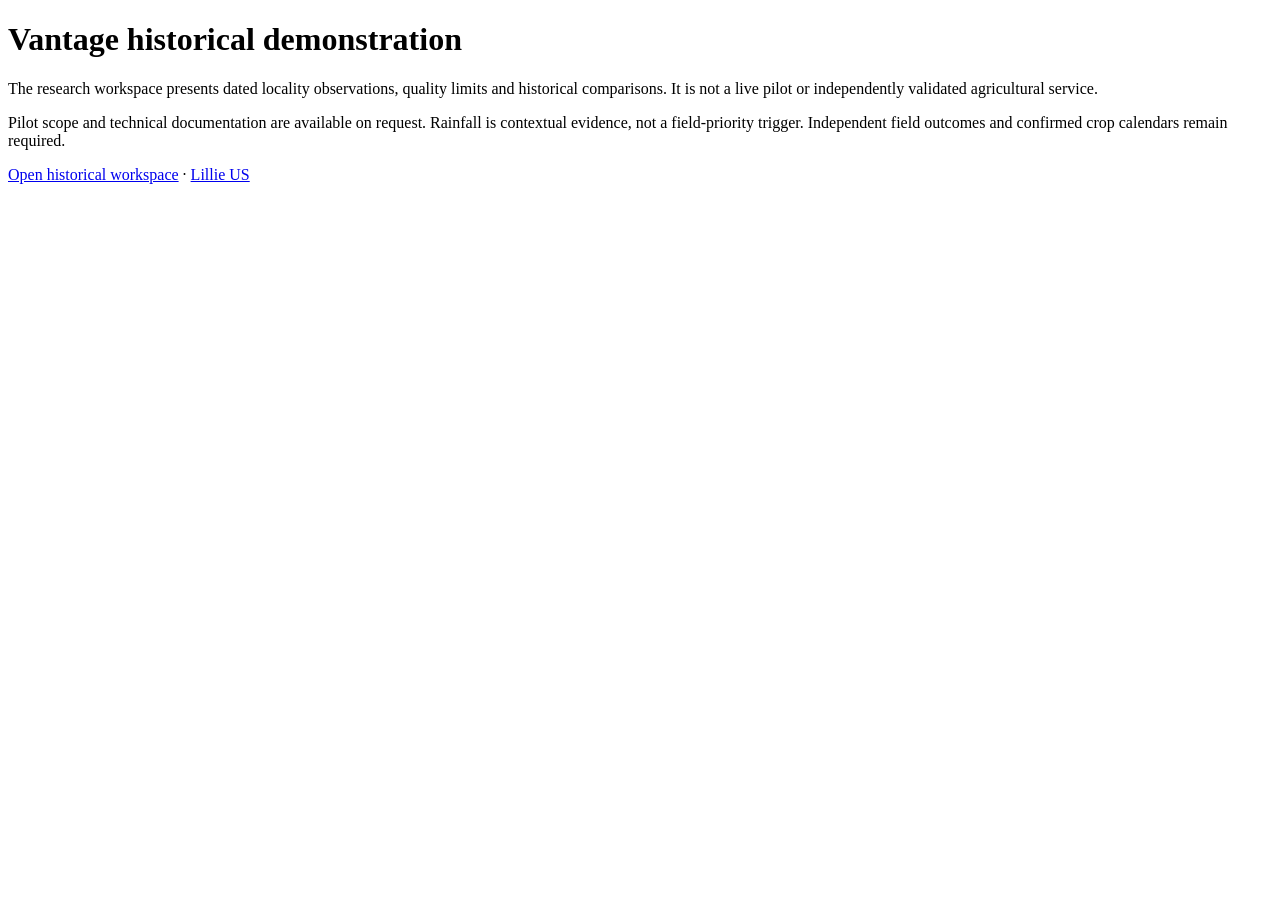
<file: web/discussion-brief.html>
<!doctype html><html lang="en"><meta charset="utf-8"><meta name="viewport" content="width=device-width,initial-scale=1"><title>Vantage demonstration scope</title><body><main><h1>Vantage historical demonstration</h1><p>The research workspace presents dated locality observations, quality limits and historical comparisons. It is not a live pilot or independently validated agricultural service.</p><p>Pilot scope and technical documentation are available on request. Rainfall is contextual evidence, not a field-priority trigger. Independent field outcomes and confirmed crop calendars remain required.</p><p><a href="index.html">Open historical workspace</a> · <a href="https://github.com/Ibekwemmanuel7/Lillie_US">Lillie US</a></p></main></body></html>
</file>
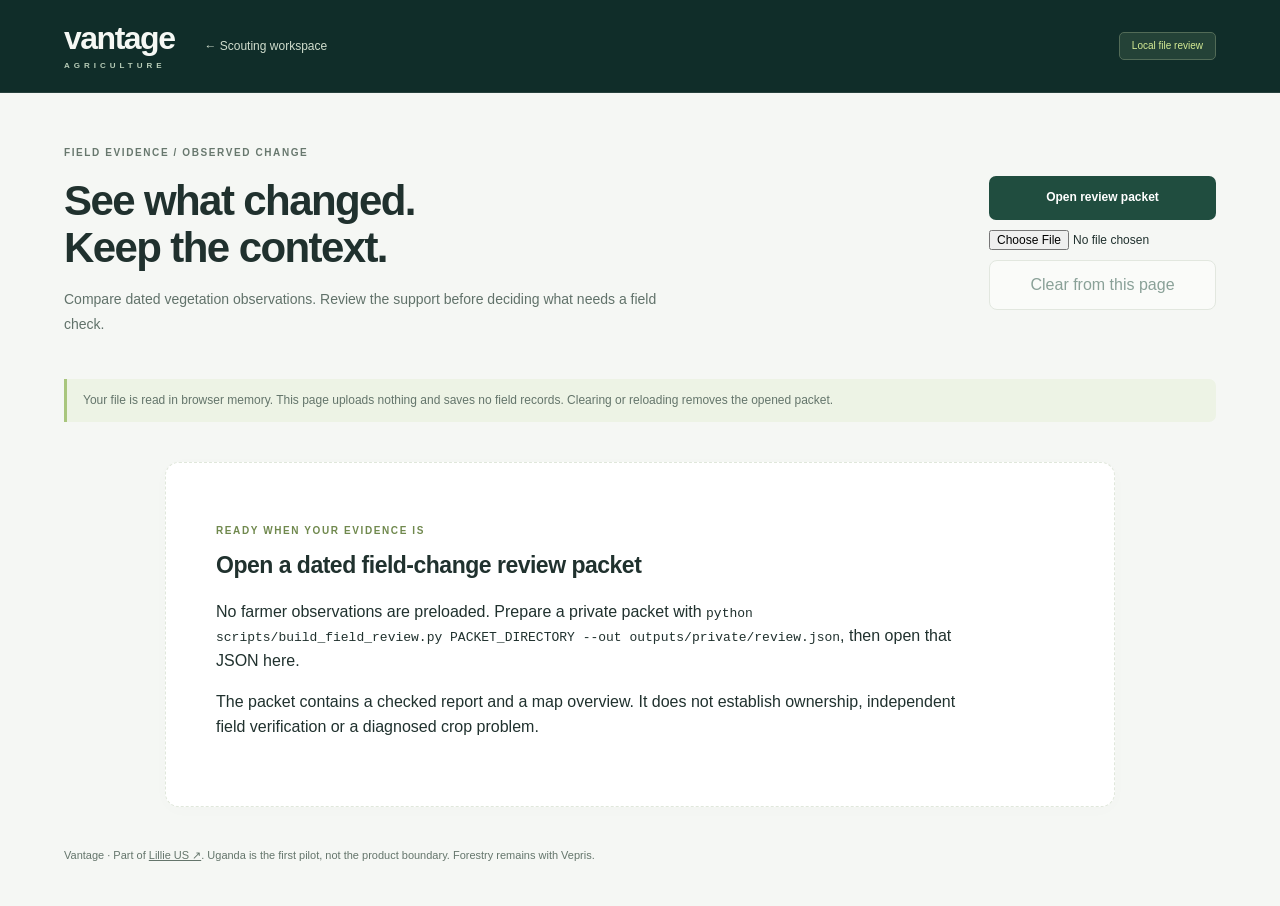
<file: web/field-review.html>
<!doctype html><html lang="en"><head><meta charset="utf-8"><meta name="viewport" content="width=device-width,initial-scale=1"><meta name="referrer" content="no-referrer"><meta http-equiv="Content-Security-Policy" content="default-src 'self'; script-src 'self'; style-src 'self'; img-src 'self' data:; connect-src 'none'; object-src 'none'; base-uri 'none'; form-action 'none'"><title>Vantage · Field evidence review</title><link rel="stylesheet" href="field-review.css?v=platform-1"><script defer src="field-review-model.js"></script><script defer src="field-review.js"></script></head>
<body><a class="skip" href="#main">Skip to evidence</a><header><a class="brand" href="./">vantage <small>AGRICULTURE</small></a><a href="./">← Scouting workspace</a><span class="private">Local file review</span></header>
<main id="main"><div class="heading"><div><p class="eyebrow">FIELD EVIDENCE / OBSERVED CHANGE</p><h1>See what changed.<br>Keep the context.</h1><p class="intro">Compare dated vegetation observations. Review the support before deciding what needs a field check.</p></div><div class="file-actions"><label class="button" for="packet">Open review packet</label><input id="packet" type="file" accept=".json,application/json"><button id="clear" class="secondary" disabled>Clear from this page</button></div></div>
<p class="privacy">Your file is read in browser memory. This page uploads nothing and saves no field records. Clearing or reloading removes the opened packet.</p><p id="error" role="alert" hidden></p>
<section id="empty" class="empty"><p class="eyebrow">READY WHEN YOUR EVIDENCE IS</p><h2>Open a dated field-change review packet</h2><p>No farmer observations are preloaded. Prepare a private packet with <code>python scripts/build_field_review.py PACKET_DIRECTORY --out outputs/private/review.json</code>, then open that JSON here.</p><p>The packet contains a checked report and a map overview. It does not establish ownership, independent field verification or a diagnosed crop problem.</p></section>
<section id="review" hidden><div class="notice"><strong>Research evidence · no operational field priorities</strong><span>Lower NDVI is a reason to investigate context, not a diagnosis or input prescription.</span></div><div class="dates"><div><small>Earlier observation</small><strong id="before-date"></strong></div><span aria-hidden="true">→</span><div><small>Later observation</small><strong id="after-date"></strong></div><div><small>Evidence cutoff</small><strong id="cutoff"></strong></div></div>
<div class="workspace"><section class="map-card" aria-labelledby="map-title"><div class="panel-heading"><div><p class="eyebrow">PAIRED OBSERVED PIXELS</p><h2 id="map-title">Vegetation change</h2></div><button id="print" class="secondary">Print review</button></div><div class="map-stage"><canvas id="map" aria-label="Observed NDVI after minus before, within eligible field pixels. The adjacent field details provide numerical results." role="img"></canvas><span class="north">N ↑</span></div><div class="legend"><span>Lower NDVI<br>−0.30</span><div class="gradient"></div><span>Higher NDVI<br>+0.30</span></div><p id="pixel" class="map-caption" aria-live="polite">Move over the map to inspect an overview pixel.</p><p class="map-caption">Transparent checkerboard = no supported comparison. Colours saturate at ±0.30; values are not crop-health classes.</p><p id="overview-note" class="map-caption"></p><p id="grid" class="map-caption"></p></section>
<section class="field-card" aria-labelledby="field-title"><div class="panel-heading"><div><p class="eyebrow">REVIEW EACH FIELD</p><h2 id="field-title">Support and context</h2></div><span id="count"></span></div><label for="fields">Select a declared field</label><select id="fields"></select><div id="field-detail"></div></section></div>
<details class="provenance"><summary>Source lineage and limitations</summary><dl id="lineage"></dl><ul id="limitations"></ul><p>Hashes check consistency, not independent source authenticity. No training label is created. Calendar, management history and independent scouting are still required.</p></details></section>
<footer>Vantage · Part of <a href="https://github.com/Ibekwemmanuel7/Lillie_US">Lillie US ↗</a>. Uganda is the first pilot, not the product boundary. Forestry remains with Vepris.</footer></main></body></html>
</file>
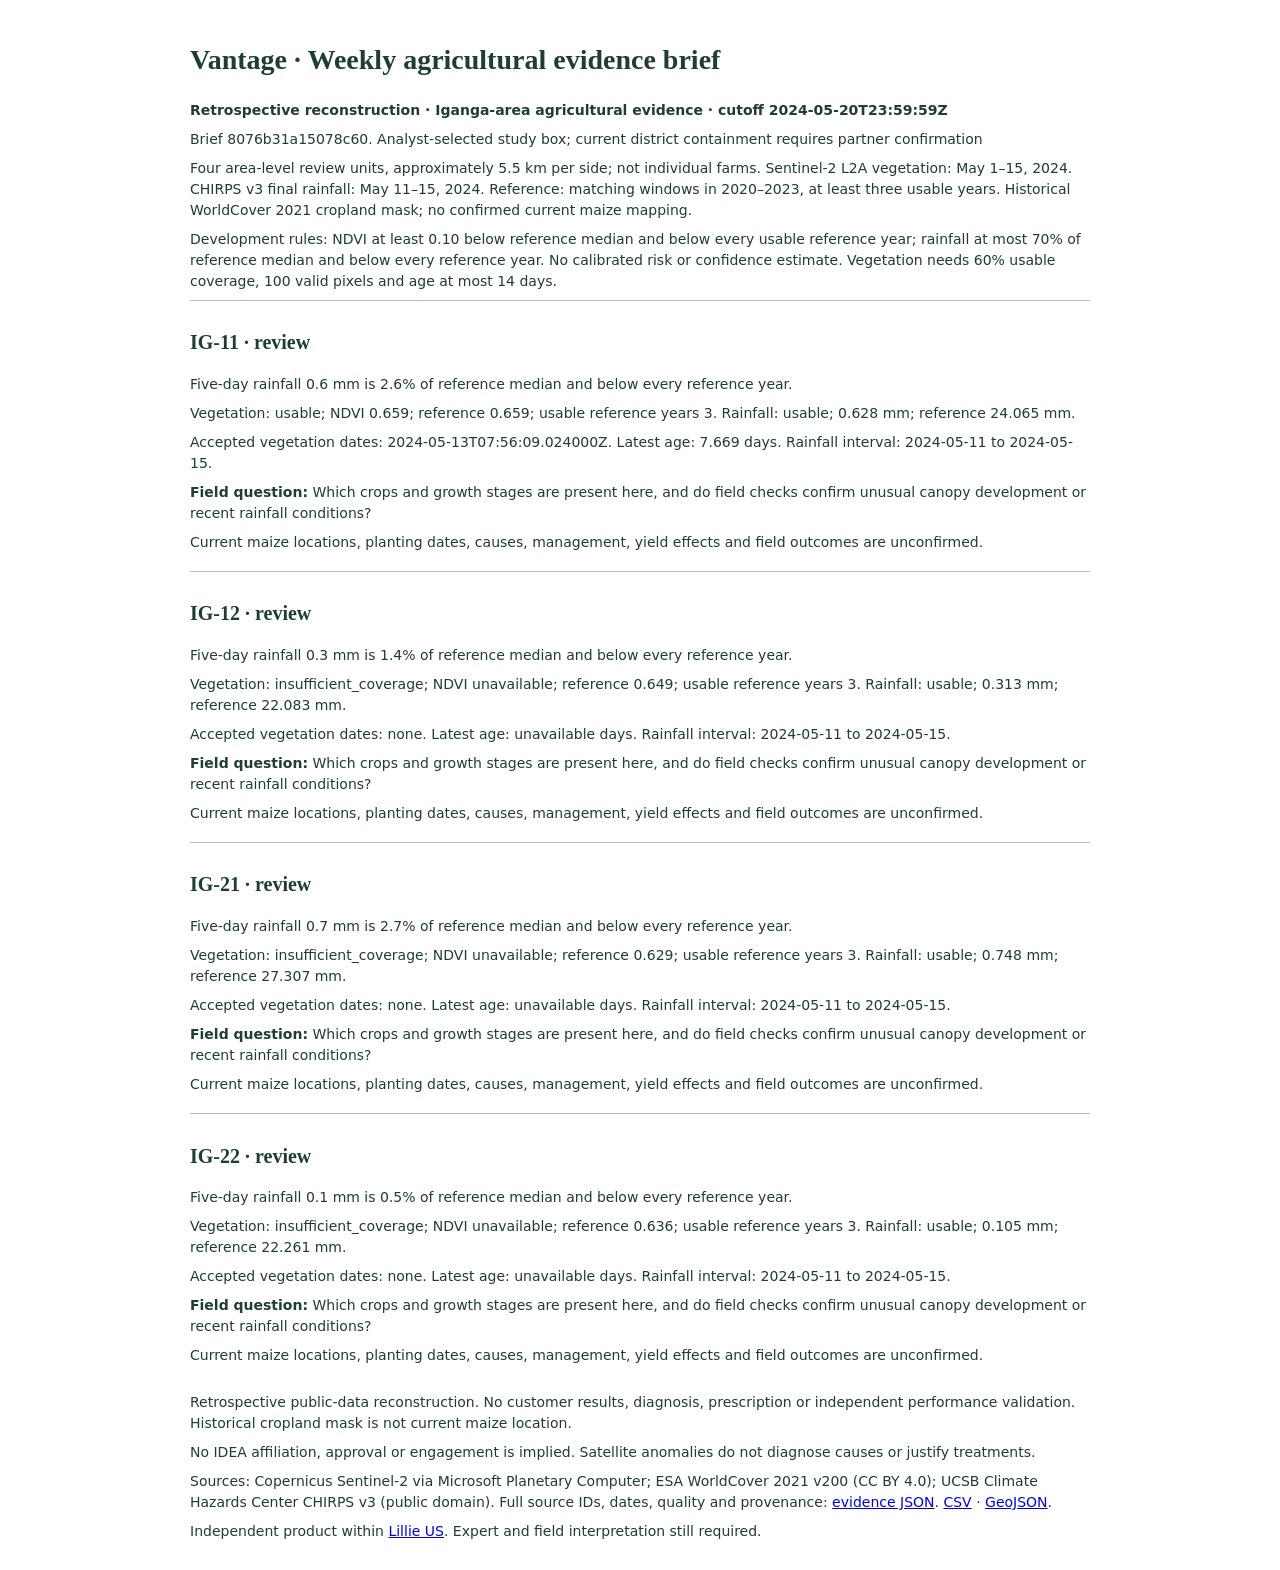
<file: web/data/weekly-brief.html>
<!doctype html><html lang="en"><meta charset="utf-8"><meta name="viewport" content="width=device-width"><title>Vantage weekly evidence brief</title><style>body{font:14px/1.5 system-ui;max-width:900px;padding:20px;margin:auto;color:#203d31}h1,h2{font-family:Georgia,serif}h2{font-size:20px}article{border-top:1px solid #bbb;padding:10px 0;break-inside:avoid}p{margin:8px 0}@media print{body{font-size:10pt;padding:0}a{color:inherit}}</style><h1>Vantage · Weekly agricultural evidence brief</h1><p><strong>Retrospective reconstruction · Iganga-area agricultural evidence · cutoff 2024-05-20T23:59:59Z</strong></p><p>Brief 8076b31a15078c60. Analyst-selected study box; current district containment requires partner confirmation</p><p>Four area-level review units, approximately 5.5 km per side; not individual farms. Sentinel-2 L2A vegetation: May 1–15, 2024. CHIRPS v3 final rainfall: May 11–15, 2024. Reference: matching windows in 2020–2023, at least three usable years. Historical WorldCover 2021 cropland mask; no confirmed current maize mapping.</p><p>Development rules: NDVI at least 0.10 below reference median and below every usable reference year; rainfall at most 70% of reference median and below every reference year. No calibrated risk or confidence estimate. Vegetation needs 60% usable coverage, 100 valid pixels and age at most 14 days.</p><article><h2>IG-11 · review</h2><p>Five-day rainfall 0.6 mm is 2.6% of reference median and below every reference year.</p><p>Vegetation: usable; NDVI 0.659; reference 0.659; usable reference years 3. Rainfall: usable; 0.628 mm; reference 24.065 mm.</p><p>Accepted vegetation dates: 2024-05-13T07:56:09.024000Z. Latest age: 7.669 days. Rainfall interval: 2024-05-11 to 2024-05-15.</p><p><strong>Field question:</strong> Which crops and growth stages are present here, and do field checks confirm unusual canopy development or recent rainfall conditions?</p><p>Current maize locations, planting dates, causes, management, yield effects and field outcomes are unconfirmed.</p></article><article><h2>IG-12 · review</h2><p>Five-day rainfall 0.3 mm is 1.4% of reference median and below every reference year.</p><p>Vegetation: insufficient_coverage; NDVI unavailable; reference 0.649; usable reference years 3. Rainfall: usable; 0.313 mm; reference 22.083 mm.</p><p>Accepted vegetation dates: none. Latest age: unavailable days. Rainfall interval: 2024-05-11 to 2024-05-15.</p><p><strong>Field question:</strong> Which crops and growth stages are present here, and do field checks confirm unusual canopy development or recent rainfall conditions?</p><p>Current maize locations, planting dates, causes, management, yield effects and field outcomes are unconfirmed.</p></article><article><h2>IG-21 · review</h2><p>Five-day rainfall 0.7 mm is 2.7% of reference median and below every reference year.</p><p>Vegetation: insufficient_coverage; NDVI unavailable; reference 0.629; usable reference years 3. Rainfall: usable; 0.748 mm; reference 27.307 mm.</p><p>Accepted vegetation dates: none. Latest age: unavailable days. Rainfall interval: 2024-05-11 to 2024-05-15.</p><p><strong>Field question:</strong> Which crops and growth stages are present here, and do field checks confirm unusual canopy development or recent rainfall conditions?</p><p>Current maize locations, planting dates, causes, management, yield effects and field outcomes are unconfirmed.</p></article><article><h2>IG-22 · review</h2><p>Five-day rainfall 0.1 mm is 0.5% of reference median and below every reference year.</p><p>Vegetation: insufficient_coverage; NDVI unavailable; reference 0.636; usable reference years 3. Rainfall: usable; 0.105 mm; reference 22.261 mm.</p><p>Accepted vegetation dates: none. Latest age: unavailable days. Rainfall interval: 2024-05-11 to 2024-05-15.</p><p><strong>Field question:</strong> Which crops and growth stages are present here, and do field checks confirm unusual canopy development or recent rainfall conditions?</p><p>Current maize locations, planting dates, causes, management, yield effects and field outcomes are unconfirmed.</p></article><p>Retrospective public-data reconstruction. No customer results, diagnosis, prescription or independent performance validation. Historical cropland mask is not current maize location.</p><p>No IDEA affiliation, approval or engagement is implied. Satellite anomalies do not diagnose causes or justify treatments.</p><p>Sources: Copernicus Sentinel-2 via Microsoft Planetary Computer; ESA WorldCover 2021 v200 (CC BY 4.0); UCSB Climate Hazards Center CHIRPS v3 (public domain). Full source IDs, dates, quality and provenance: <a href="uganda.json">evidence JSON</a>. <a href="uganda.csv">CSV</a> · <a href="uganda.geojson">GeoJSON</a>.</p><p>Independent product within <a href="https://github.com/Ibekwemmanuel7/Lillie_US">Lillie US</a>. Expert and field interpretation still required.</p></html>
</file>
<file: web/field-review.css>
:root{font-family:"Segoe UI",Arial,sans-serif;color:#203a32;background:#f5f6f1;line-height:1.55}*{box-sizing:border-box}body{margin:0}a{color:inherit}header{display:flex;align-items:center;gap:30px;padding:22px 5%;border-bottom:1px solid #dce1d7;background:#fff}header>a:not(.brand){font-size:14px;text-decoration:none}.brand{font-size:32px;font-weight:700;letter-spacing:-1.5px;text-decoration:none;line-height:1}.brand small{display:block;font-size:9px;letter-spacing:3px;margin-top:8px}.private{margin-left:auto;font-size:12px;border:1px solid #d3dcd0;border-radius:20px;padding:5px 12px}main{max-width:1480px;margin:auto;padding:42px 5%}.heading{display:flex;align-items:center;justify-content:space-between;gap:30px}.eyebrow{font-size:10px;font-weight:700;letter-spacing:2px;color:#64756b}h1{font-size:46px;line-height:1.12;letter-spacing:-1.6px;font-weight:550;margin:16px 0}h2{font-size:23px;font-weight:550;margin:0}.intro{max-width:620px;color:#61726a}.file-actions{display:flex;flex-direction:column;gap:10px;min-width:215px}button,.button,select{font:inherit}button,.button{border:0;border-radius:8px;min-height:44px;padding:12px 18px;cursor:pointer;text-align:center}.button{background:#214d3e;color:white;font-weight:600}.secondary{background:white;color:#214d3e;border:1px solid #d0d9cc}button:disabled{opacity:.5;cursor:default}input[type=file]{max-width:245px;font-size:12px}label{display:block;font-size:13px}select{width:100%;padding:12px;background:#fff;border:1px solid #cbd6c9;border-radius:7px;margin:8px 0 20px}.privacy,.map-caption{font-size:12px;color:#64756b}.privacy{margin:28px 0}.empty,.map-card,.field-card,.provenance{border:1px solid #dce1d7;background:#fff;border-radius:12px;padding:24px}.empty{padding:50px;max-width:950px;margin:40px auto}.empty p{max-width:750px}code{overflow-wrap:anywhere}#error{padding:18px;background:#fff0e7;border:1px solid #b76b39;border-radius:8px}.notice{background:#f2ecd9;border:1px solid #ded5b8;border-radius:8px;padding:15px 20px;font-size:13px}.notice span{display:block;color:#75633a}.dates{display:flex;align-items:center;gap:30px;margin:25px 0}.dates small{display:block;color:#64756b;font-size:11px}.dates strong{font-size:14px}.dates>div:last-child{margin-left:auto}.workspace{display:grid;grid-template-columns:minmax(0,1.5fr) minmax(300px,1fr);gap:22px;align-items:start}.panel-heading{display:flex;align-items:center;justify-content:space-between;gap:12px;margin-bottom:20px}.panel-heading button{font-size:12px}.panel-heading .eyebrow{margin-top:0}.map-stage{position:relative;height:420px;min-height:250px;display:block;background-color:#eef0eb;background-image:linear-gradient(45deg,#dce2d9 25%,transparent 25%),linear-gradient(-45deg,#dce2d9 25%,transparent 25%),linear-gradient(45deg,transparent 75%,#dce2d9 75%),linear-gradient(-45deg,transparent 75%,#dce2d9 75%);background-size:20px 20px;background-position:0 0,0 10px,10px -10px,-10px 0;border-radius:8px;overflow:hidden}canvas{width:100%;height:100%;object-fit:contain;image-rendering:pixelated;display:block}.north{position:absolute;right:15px;top:12px;background:#fffffff0;padding:3px 8px;border-radius:4px;font-size:12px}.legend{display:flex;align-items:center;gap:15px;margin-top:20px;font-size:10px}.gradient{height:10px;flex:1;background:linear-gradient(90deg,#a25b2e,#f2f0e5,#1d6f7f);border-radius:5px}.legend>span:last-child{text-align:right}.status{display:inline-block;border-radius:20px;background:#e9eee7;color:#36523c;padding:5px 10px;font-size:12px}.status.withheld{background:#fff0db;color:#88591c}dl{margin-top:20px}dt{font-size:11px;color:#64756b;margin-top:12px}dd{margin:2px 0;font-size:14px;overflow-wrap:anywhere}.change-value{font-size:38px;letter-spacing:-1px;margin:15px 0 5px}.help{font-size:12px;color:#64756b}.blockers{font-size:13px;padding-left:20px;color:#88591c}.provenance{margin-top:22px;font-size:13px}.provenance summary{cursor:pointer;font-weight:600}footer{font-size:11px;color:#64756b;margin-top:35px}.skip{position:fixed;top:-100px;left:12px;background:white;padding:12px;z-index:10}.skip:focus{top:10px}:focus-visible{outline:3px solid #b17a32;outline-offset:4px}[hidden]{display:none!important}@media(max-width:850px){main{padding-top:28px}.workspace{grid-template-columns:1fr}.heading{align-items:flex-start}h1{font-size:36px}.dates{gap:15px;flex-wrap:wrap}.dates>div:last-child{margin-left:0}}@media(max-width:580px){header{gap:18px}.private{display:none}.heading{flex-direction:column}.file-actions{width:100%}.empty{padding:24px}.dates>span{display:none}.dates>div{width:45%}.map-card,.field-card{padding:18px}h1{font-size:34px}}@media print{header,.file-actions,.privacy,button,input,select,label,.skip{display:none!important}main{padding:0}.workspace{grid-template-columns:1.3fr 1fr}.map-stage{min-height:0}canvas{max-height:320px}.map-card,.field-card{break-inside:avoid}.provenance{display:block}h1{font-size:28px}}

/* Shared Vantage platform direction */
:root{font-family:Inter,"Segoe UI",Arial,sans-serif;background:#f5f7f4;color:#20312e}header{background:#102d29;color:#e6efe7;border-color:#ffffff18;padding-top:22px;padding-bottom:22px}.brand{color:#f5f8f4}.brand small{color:#b7ccb7;letter-spacing:4px;font-size:8px}.private{border-color:#526b57;color:#d5eb94;background:#244237;border-radius:5px;font-size:10px}header>a:not(.brand){font-size:12px;color:#d0ddcd}h1{font-weight:600;font-size:42px;letter-spacing:-1.6px}h2{font-weight:600;letter-spacing:-.5px}.eyebrow{color:#68786e;letter-spacing:1.6px}.intro{font-size:14px;line-height:1.8}.empty,.map-card,.field-card,.provenance{border-color:#e0e7db;border-radius:14px;box-shadow:0 3px 18px #19352404}.button{background:#204d3f;border-radius:7px;font-size:12px}.privacy{border-left:3px solid #a9c67d;padding:12px 16px;background:#edf3e5;border-radius:0 7px 7px 0}.empty{border-style:dashed}.empty .eyebrow{color:#70894e}summary{color:#416239}:focus-visible{outline-color:#609126}.legend{font-size:12px}.status{border-radius:5px;font-size:11px}.dates{border-color:#e0e7db;background:#fff}.map-stage{border-radius:8px}@media(max-width:580px){h1{font-size:32px}.intro{font-size:13px}header>a:not(.brand){font-size:11px}.privacy{font-size:12px}}@media print{header{display:none}}
</file>
